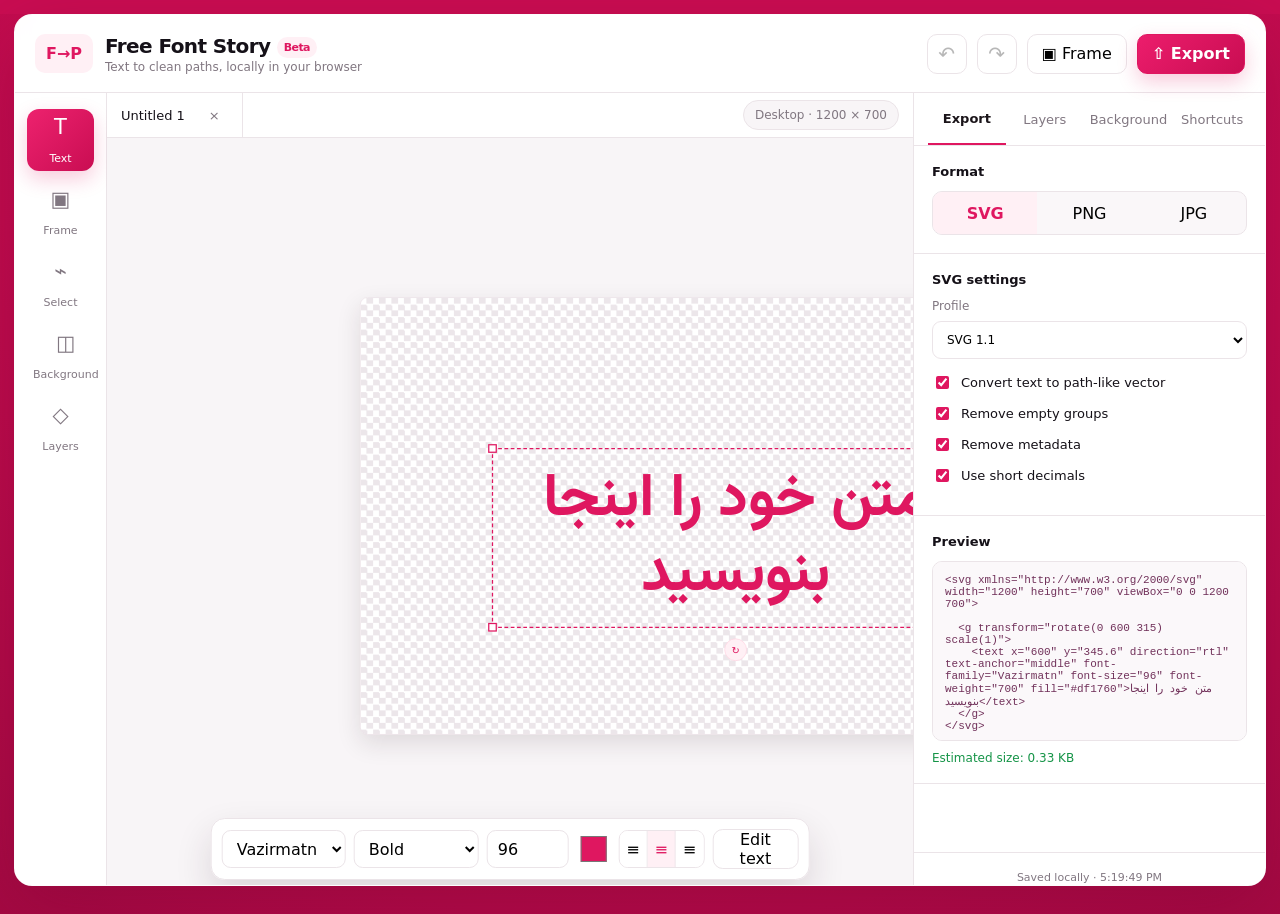
<file: index.html>
<!doctype html>
<html lang="en" dir="ltr">
  <head>
    <meta charset="UTF-8" />
    <meta name="viewport" content="width=device-width, initial-scale=1.0" />
    <meta name="theme-color" content="#df1760" />
    <meta name="description" content="Create Persian and English typographic artwork and export it as SVG, PNG, or JPEG." />
    <title>Free Font Story</title>
    <link rel="preconnect" href="https://fonts.googleapis.com" />
    <link rel="preconnect" href="https://fonts.gstatic.com" crossorigin />
    <link href="https://fonts.googleapis.com/css2?family=Vazirmatn:wght@300;400;500;600;700;800;900&display=swap" rel="stylesheet" />
    <link rel="stylesheet" href="./styles.css" />
  </head>
  <body>
    <div class="app-shell">
      <header class="topbar">
        <div class="brand-wrap">
          <div class="brand-mark">F→P</div>
          <div>
            <div class="brand-title">Free Font Story <span class="beta">Beta</span></div>
            <div class="brand-subtitle">Text to clean paths, locally in your browser</div>
          </div>
        </div>

        <div class="top-actions">
          <button class="icon-button" id="undoButton" title="Undo">↶</button>
          <button class="icon-button" id="redoButton" title="Redo">↷</button>
          <button class="secondary-button" id="frameButton">▣ Frame</button>
          <button class="primary-button" id="exportButton">⇧ Export</button>
        </div>
      </header>

      <main class="workspace">
        <aside class="left-rail" aria-label="Tools">
          <button class="rail-button active" data-tool="text"><span>T</span><small>Text</small></button>
          <button class="rail-button" data-tool="frame"><span>▣</span><small>Frame</small></button>
          <button class="rail-button" data-tool="select"><span>⌁</span><small>Select</small></button>
          <button class="rail-button" data-tool="background"><span>◫</span><small>Background</small></button>
          <button class="rail-button" data-tool="layers"><span>◇</span><small>Layers</small></button>
        </aside>

        <section class="stage-column">
          <div class="document-strip">
            <div class="document-tab">Untitled 1 <button id="resetButton" title="New document">×</button></div>
            <div class="frame-pill" id="framePill">Desktop · 1200 × 700</div>
          </div>

          <div class="canvas-viewport" id="canvasViewport">
            <div class="canvas-stage" id="canvasStage">
              <div class="artboard" id="artboard" data-bg="transparent">
                <div class="grid-layer"></div>
                <div class="bg-image-layer" id="bgImageLayer"></div>
                <div class="layers-root" id="layersRoot"></div>
              </div>
            </div>
          </div>

          <div class="floating-toolbar" id="textToolbar">
            <select id="fontFamily" aria-label="Font family">
              <option value="Vazirmatn">Vazirmatn</option>
              <option value="Arial">Arial</option>
              <option value="Georgia">Georgia</option>
              <option value="Tahoma">Tahoma</option>
              <option value="system-ui">System UI</option>
            </select>
            <select id="fontWeight" aria-label="Font weight">
              <option value="400">Regular</option>
              <option value="500">Medium</option>
              <option value="600">Semi Bold</option>
              <option value="700" selected>Bold</option>
              <option value="800">Extra Bold</option>
              <option value="900">Black</option>
            </select>
            <input id="fontSize" type="number" min="12" max="300" value="96" aria-label="Font size" />
            <input id="textColor" type="color" value="#df1760" aria-label="Text color" />
            <div class="segmented" aria-label="Text alignment">
              <button data-align="left">≡</button>
              <button data-align="center" class="active">≡</button>
              <button data-align="right">≡</button>
            </div>
            <button class="toolbar-button" id="editTextButton">Edit text</button>
          </div>

          <div class="statusbar">
            <div class="zoom-controls">
              <button id="zoomOut">−</button>
              <span id="zoomLabel">100%</span>
              <button id="zoomIn">＋</button>
              <button id="fitButton">⛶</button>
            </div>
            <div class="object-status" id="objectStatus">1 layer · Selected "Text 1" · X 210 · Y 240 · Rotation 0° · Scale 1.00</div>
          </div>
        </section>

        <aside class="inspector" id="inspector">
          <div class="inspector-tabs" id="inspectorTabs">
            <button class="active" data-tab="export">Export</button>
            <button data-tab="layers">Layers</button>
            <button data-tab="background">Background</button>
            <button data-tab="shortcuts">Shortcuts</button>
          </div>

          <div class="tab-panel" data-tab-panel="export">
            <section class="panel-section">
              <h3>Format</h3>
              <div class="format-switch" id="formatSwitch">
                <button class="active" data-format="svg">SVG</button>
                <button data-format="png">PNG</button>
                <button data-format="jpeg">JPG</button>
              </div>
            </section>

            <section class="panel-section" id="svgSettings">
              <h3>SVG settings</h3>
              <label class="field-label">Profile
                <select id="svgProfile">
                  <option>SVG 1.1</option>
                </select>
              </label>
              <label class="check-row"><input type="checkbox" checked /> Convert text to path-like vector</label>
              <label class="check-row"><input type="checkbox" checked /> Remove empty groups</label>
              <label class="check-row"><input type="checkbox" checked /> Remove metadata</label>
              <label class="check-row"><input type="checkbox" checked /> Use short decimals</label>
            </section>

            <section class="panel-section preview-section">
              <h3>Preview</h3>
              <pre id="exportPreview"></pre>
              <div class="optimized" id="optimizedSize">Ready to export</div>
            </section>
          </div>

          <div class="tab-panel" data-tab-panel="layers" hidden>
            <section class="panel-section layers-panel">
              <div class="layers-panel-header">
                <h3>Layers</h3>
                <button class="secondary-button" id="addLayerButton">+ Add text</button>
              </div>
              <div class="layers-list" id="layersList"></div>
            </section>
          </div>

          <div class="tab-panel" data-tab-panel="background" hidden>
            <section class="panel-section">
              <h3>Background</h3>
              <div class="segmented bg-type-switch" id="bgTypeSwitch" aria-label="Background type">
                <button data-bg="transparent" class="active">Transparent</button>
                <button data-bg="color">Color</button>
                <button data-bg="image">Image</button>
              </div>
              <input id="backgroundColor" type="color" value="#ffffff" disabled />

              <div class="bg-image-controls" id="bgImageControls" hidden>
                <label class="upload-row" for="bgImageInput">
                  ⇧ Upload image
                  <input id="bgImageInput" type="file" accept="image/*" hidden />
                </label>
                <div class="bg-image-preview" id="bgImagePreview" hidden>
                  <img id="bgImagePreviewImg" alt="Background preview" />
                  <button class="icon-button" id="removeBgImageButton" title="Remove image">×</button>
                </div>
                <label class="field-label">Fit
                  <select id="bgFit">
                    <option value="cover">Cover</option>
                    <option value="contain">Contain</option>
                    <option value="stretch">Stretch</option>
                  </select>
                </label>
              </div>
            </section>
          </div>

          <div class="tab-panel" data-tab-panel="shortcuts" hidden>
            <section class="panel-section">
              <h3>Shortcuts</h3>
              <ul class="shortcuts-list">
                <li><span>Undo</span><kbd>Ctrl/Cmd + Z</kbd></li>
                <li><span>Redo</span><kbd>Ctrl/Cmd + Shift + Z</kbd></li>
                <li><span>Edit selected text</span><kbd>Enter / Double-click</kbd></li>
                <li><span>Delete selected layer</span><kbd>Delete</kbd></li>
                <li><span>Fit to screen</span><kbd>⛶ button</kbd></li>
              </ul>
            </section>
          </div>

          <div class="inspector-footer">
            <div class="save-status" id="saveStatus">Not saved yet</div>
            <button class="primary-button wide" id="downloadButton">Download SVG</button>
          </div>
        </aside>
      </main>
    </div>

    <dialog id="textDialog">
      <form method="dialog" class="dialog-card">
        <div class="dialog-header">
          <div>
            <h2>Edit text</h2>
            <p>Persian, English, and mixed-direction content are supported.</p>
          </div>
          <button class="icon-button" value="cancel">×</button>
        </div>
        <textarea id="textInput" rows="5" dir="auto">متن خود را اینجا بنویسید</textarea>
        <div class="dialog-actions">
          <button class="secondary-button" value="cancel">Cancel</button>
          <button class="primary-button" id="applyTextButton" value="default">Apply</button>
        </div>
      </form>
    </dialog>

    <dialog id="frameDialog">
      <form method="dialog" class="dialog-card compact">
        <div class="dialog-header">
          <div>
            <h2>Choose frame</h2>
            <p>The editor opens immediately with a sensible default.</p>
          </div>
          <button class="icon-button" value="cancel">×</button>
        </div>
        <div class="frame-grid" id="frameGrid"></div>
      </form>
    </dialog>

    <script type="module" src="./app.js"></script>
  </body>
</html>
</file>
<file: styles.css>
:root {
  font-family: Inter, ui-sans-serif, system-ui, -apple-system, BlinkMacSystemFont, "Segoe UI", sans-serif;
  color: #151118;
  background: #c90d52;
  font-synthesis: none;
  --accent: #df1760;
  --accent-strong: #c90d52;
  --accent-soft: #fff0f5;
  --border: #ebe4e8;
  --muted: #817781;
  --panel: rgba(255, 255, 255, 0.96);
  --shadow: 0 22px 70px rgba(94, 0, 38, 0.25);
}

* { box-sizing: border-box; }
button, input, select, textarea { font: inherit; }
button { cursor: pointer; }
body { margin: 0; min-width: 320px; min-height: 100vh; background: radial-gradient(circle at top, #e62470 0, #ca0c52 46%, #a50943 100%); }

.app-shell {
  width: min(1560px, calc(100vw - 28px));
  height: calc(100vh - 28px);
  margin: 14px auto;
  overflow: hidden;
  border-radius: 18px;
  background: #fbfafb;
  box-shadow: var(--shadow);
  border: 1px solid rgba(255,255,255,.68);
}

.topbar {
  height: 78px;
  display: flex;
  align-items: center;
  justify-content: space-between;
  padding: 0 20px;
  border-bottom: 1px solid var(--border);
  background: rgba(255,255,255,.9);
  backdrop-filter: blur(14px);
}
.brand-wrap { display: flex; align-items: center; gap: 12px; }
.brand-mark { font-weight: 900; color: var(--accent); background: var(--accent-soft); border-radius: 10px; padding: 10px 11px; }
.brand-title { font-size: 20px; font-weight: 800; letter-spacing: -.03em; }
.brand-subtitle { font-size: 12px; color: var(--muted); margin-top: 2px; }
.beta { font-size: 11px; font-weight: 700; color: var(--accent); background: var(--accent-soft); border-radius: 99px; padding: 4px 7px; vertical-align: middle; }
.top-actions { display: flex; gap: 10px; align-items: center; }
.icon-button, .secondary-button, .primary-button, .toolbar-button { border: 1px solid var(--border); background: white; border-radius: 10px; height: 40px; padding: 0 14px; }
.icon-button { width: 40px; padding: 0; font-size: 20px; }
.primary-button { color: white; border-color: var(--accent); background: linear-gradient(135deg, #ec1d6c, #c90d52); font-weight: 750; box-shadow: 0 8px 20px rgba(223,23,96,.22); }
.primary-button:hover { transform: translateY(-1px); }
.secondary-button:hover, .icon-button:hover, .toolbar-button:hover { background: #faf7f9; }
.wide { width: 100%; }

.workspace { height: calc(100% - 78px); display: grid; grid-template-columns: 92px minmax(0, 1fr) 352px; }
.left-rail { border-right: 1px solid var(--border); background: white; padding: 16px 12px; display: flex; flex-direction: column; gap: 10px; }
.rail-button { border: 0; background: transparent; color: var(--muted); min-height: 62px; border-radius: 12px; display: grid; place-items: center; gap: 3px; }
.rail-button span { font-size: 21px; }
.rail-button small { font-size: 11px; }
.rail-button.active { color: white; background: linear-gradient(135deg, #ed226e, #c90d52); box-shadow: 0 8px 20px rgba(223,23,96,.22); }

.stage-column { position: relative; min-width: 0; display: grid; grid-template-rows: 45px minmax(0,1fr) 58px; background: #f8f5f7; }
.document-strip { display: flex; align-items: center; justify-content: space-between; border-bottom: 1px solid var(--border); background: white; padding: 0 14px; }
.document-tab { height: 100%; display: flex; align-items: center; gap: 18px; font-size: 13px; border-right: 1px solid var(--border); padding-right: 16px; }
.document-tab button { border: 0; background: transparent; color: var(--muted); }
.frame-pill { font-size: 12px; color: var(--muted); background: #f8f5f7; border: 1px solid var(--border); border-radius: 999px; padding: 7px 11px; }

.canvas-viewport { overflow: auto; padding: 28px; display: grid; place-items: center; }
.canvas-stage { transform-origin: center; transition: transform .15s ease; }
.artboard { width: 1200px; height: 700px; position: relative; overflow: hidden; background: white; border-radius: 12px; box-shadow: 0 14px 40px rgba(44,26,37,.12); border: 1px solid #eadfe5; }
.artboard[data-bg="transparent"] { background-image: repeating-conic-gradient(#ece6ea 0% 25%, #ffffff 0% 50%); background-size: 20px 20px; }
.grid-layer { position: absolute; inset: 0; opacity: .35; background-image: radial-gradient(#c9bdc4 1px, transparent 1px); background-size: 18px 18px; pointer-events: none; }
.bg-image-layer { position: absolute; inset: 0; background-position: center; background-repeat: no-repeat; pointer-events: none; }
.layers-root { position: absolute; inset: 0; }
.text-object { position: absolute; left: 210px; top: 240px; width: 780px; min-height: 150px; display: grid; place-items: center; transform-origin: center; touch-action: none; user-select: none; }
.text-object:not(.selected) .selection-box { border-style: solid; border-color: transparent; }
.text-object:not(.selected) .handle, .text-object:not(.selected) .rotate-handle { display: none; }
.text-render { width: 100%; padding: 24px; color: var(--accent); font-family: Vazirmatn, sans-serif; font-weight: 700; font-size: 96px; line-height: 1.25; text-align: center; white-space: pre-wrap; overflow-wrap: anywhere; }
.selection-box { position: absolute; inset: 0; border: 2px dashed var(--accent); pointer-events: none; }
.handle { width: 14px; height: 14px; border: 2px solid var(--accent); background: white; position: absolute; pointer-events: auto; }
.handle.nw { left: -8px; top: -8px; } .handle.ne { right: -8px; top: -8px; } .handle.sw { left: -8px; bottom: -8px; } .handle.se { right: -8px; bottom: -8px; }
.rotate-handle { width: 36px; height: 36px; border-radius: 50%; position: absolute; left: 50%; bottom: -55px; transform: translateX(-50%); display: grid; place-items: center; color: var(--accent); background: var(--accent-soft); border: 1px solid #ffd0df; pointer-events: auto; }

.floating-toolbar { position: absolute; z-index: 5; left: 50%; bottom: 72px; transform: translateX(-50%); display: flex; align-items: center; gap: 8px; background: rgba(255,255,255,.97); border: 1px solid var(--border); box-shadow: 0 16px 36px rgba(51,25,41,.14); padding: 10px; border-radius: 14px; }
.floating-toolbar select, .floating-toolbar input[type="number"] { height: 38px; border: 1px solid var(--border); border-radius: 9px; background: white; padding: 0 10px; }
.floating-toolbar input[type="number"] { width: 82px; }
.floating-toolbar input[type="color"] { width: 40px; height: 38px; border: 0; padding: 2px; background: transparent; }
.segmented { display: flex; border: 1px solid var(--border); border-radius: 9px; overflow: hidden; }
.segmented button { width: 34px; height: 36px; border: 0; border-right: 1px solid var(--border); background: white; }
.segmented button:last-child { border-right: 0; }
.segmented button.active { color: var(--accent); background: var(--accent-soft); }

.statusbar { display: flex; align-items: center; justify-content: space-between; padding: 0 16px; background: white; border-top: 1px solid var(--border); }
.zoom-controls { display: flex; align-items: center; border: 1px solid var(--border); border-radius: 10px; overflow: hidden; }
.zoom-controls button, .zoom-controls span { border: 0; background: white; height: 34px; min-width: 42px; display: grid; place-items: center; }
.object-status { font-size: 12px; color: var(--muted); }

.inspector { border-left: 1px solid var(--border); background: white; overflow: auto; display: flex; flex-direction: column; }
.inspector-tabs { display: grid; grid-template-columns: repeat(4,1fr); border-bottom: 1px solid var(--border); padding: 0 14px; }
.inspector-tabs button { height: 52px; border: 0; background: transparent; color: var(--muted); font-size: 13px; }
.inspector-tabs button.active { color: #1b151a; border-bottom: 2px solid var(--accent); font-weight: 750; }
.panel-section { padding: 18px; border-bottom: 1px solid var(--border); }
.panel-section h3 { font-size: 13px; margin: 0 0 12px; }
.format-switch { display: grid; grid-template-columns: repeat(3,1fr); background: #faf7f9; border: 1px solid var(--border); border-radius: 10px; overflow: hidden; }
.format-switch button { height: 42px; border: 0; background: transparent; }
.format-switch button.active { color: var(--accent); background: var(--accent-soft); font-weight: 750; }
.field-label { display: grid; gap: 8px; font-size: 12px; color: var(--muted); margin-bottom: 14px; }
.field-label select { height: 38px; border: 1px solid var(--border); border-radius: 9px; padding: 0 10px; background: white; }
.check-row, .radio-row { display: flex; align-items: center; gap: 9px; margin: 12px 0; font-size: 13px; }
input[type="checkbox"], input[type="radio"] { accent-color: var(--accent); }
#backgroundColor { width: 100%; height: 36px; border: 1px solid var(--border); border-radius: 9px; margin-bottom: 16px; }
#backgroundColor:disabled { opacity: .4; }
.bg-type-switch { margin-bottom: 16px; }
.bg-type-switch button { width: auto; flex: 1; height: 42px; font-size: 12px; }
.upload-row { display: flex; align-items: center; justify-content: center; gap: 8px; height: 42px; border: 1px dashed var(--border); border-radius: 10px; color: var(--accent); font-size: 13px; font-weight: 650; margin-bottom: 12px; }
.upload-row:hover { background: var(--accent-soft); border-color: var(--accent); }
.bg-image-preview { position: relative; margin-bottom: 14px; border-radius: 10px; overflow: hidden; border: 1px solid var(--border); }
.bg-image-preview img { display: block; width: 100%; height: 110px; object-fit: cover; }
.bg-image-preview .icon-button { position: absolute; top: 6px; right: 6px; width: 28px; height: 28px; background: rgba(255,255,255,.9); }
.layers-panel-header { display: flex; align-items: center; justify-content: space-between; margin-bottom: 12px; }
.layers-panel-header h3 { margin: 0; }
.layers-list { display: flex; flex-direction: column; gap: 8px; }
.layer-row { display: flex; align-items: center; gap: 10px; border: 1px solid var(--border); border-radius: 10px; padding: 8px 10px; cursor: pointer; }
.layer-row.active { border-color: var(--accent); background: var(--accent-soft); }
.layer-visibility { border: 0; background: transparent; width: 24px; height: 24px; color: var(--accent); flex: none; }
.layer-info { display: flex; flex-direction: column; min-width: 0; flex: 1; }
.layer-name { font-size: 13px; font-weight: 650; }
.layer-preview { font-size: 11px; color: var(--muted); overflow: hidden; text-overflow: ellipsis; white-space: nowrap; }
.layer-actions { display: flex; gap: 2px; flex: none; }
.layer-actions button { border: 0; background: transparent; width: 26px; height: 26px; border-radius: 6px; font-size: 12px; color: var(--muted); }
.layer-actions button:hover { background: white; color: var(--accent); }
.empty-hint { color: var(--muted); font-size: 13px; margin: 0; }
.shortcuts-list { list-style: none; margin: 0; padding: 0; display: flex; flex-direction: column; gap: 10px; }
.shortcuts-list li { display: flex; align-items: center; justify-content: space-between; font-size: 13px; }
.shortcuts-list kbd { font-family: inherit; font-size: 11px; color: var(--muted); background: #faf7f9; border: 1px solid var(--border); border-radius: 6px; padding: 3px 7px; }
.preview-section pre { margin: 0; max-height: 180px; overflow: auto; background: #fbf8fa; border: 1px solid var(--border); border-radius: 10px; padding: 12px; color: #71315a; font-size: 11px; white-space: pre-wrap; }
.optimized { color: #159447; font-size: 12px; margin-top: 10px; }
.inspector-footer { margin-top: auto; padding: 18px; position: sticky; bottom: 0; background: white; border-top: 1px solid var(--border); }
.save-status { font-size: 11px; color: var(--muted); margin-bottom: 10px; text-align: center; }

dialog { border: 0; border-radius: 18px; padding: 0; width: min(560px, calc(100vw - 32px)); box-shadow: 0 30px 90px rgba(46,15,33,.3); }
dialog::backdrop { background: rgba(29,14,23,.42); backdrop-filter: blur(4px); }
.dialog-card { padding: 20px; }
.dialog-card.compact { width: 100%; }
.dialog-header { display: flex; justify-content: space-between; gap: 20px; align-items: flex-start; }
.dialog-header h2 { margin: 0; }
.dialog-header p { margin: 6px 0 0; color: var(--muted); font-size: 13px; }
#textInput { width: 100%; margin: 18px 0; border: 1px solid var(--border); border-radius: 12px; padding: 14px; resize: vertical; font-family: Vazirmatn, sans-serif; font-size: 26px; }
.dialog-actions { display: flex; justify-content: flex-end; gap: 10px; }
.frame-grid { display: grid; grid-template-columns: repeat(2,1fr); gap: 10px; margin-top: 18px; }
.frame-option { text-align: left; border: 1px solid var(--border); border-radius: 12px; padding: 14px; background: white; }
.frame-option:hover { border-color: var(--accent); background: var(--accent-soft); }
.frame-option strong { display: block; margin-bottom: 5px; }
.frame-option span { color: var(--muted); font-size: 12px; }

@media (max-width: 1100px) {
  .workspace { grid-template-columns: 74px minmax(0,1fr); }
  .inspector { position: fixed; z-index: 20; right: 16px; top: 94px; bottom: 16px; width: min(352px, calc(100vw - 32px)); border: 1px solid var(--border); border-radius: 16px; box-shadow: var(--shadow); transform: translateX(calc(100% + 32px)); transition: transform .2s ease; }
  .inspector.open { transform: translateX(0); }
  .brand-subtitle { display: none; }
}

@media (max-width: 720px) {
  .app-shell { width: 100%; height: 100vh; margin: 0; border-radius: 0; }
  .topbar { height: 64px; padding: 0 12px; }
  .brand-mark { display: none; }
  .brand-title { font-size: 17px; }
  .workspace { height: calc(100% - 64px); grid-template-columns: 1fr; grid-template-rows: minmax(0,1fr) 66px; }
  .left-rail { order: 2; border-right: 0; border-top: 1px solid var(--border); flex-direction: row; padding: 6px; justify-content: space-around; }
  .rail-button { min-height: 52px; min-width: 58px; }
  .stage-column { order: 1; grid-row: 1; grid-template-rows: 42px minmax(0,1fr) 48px; }
  .document-strip { padding: 0 8px; }
  .frame-pill { max-width: 180px; overflow: hidden; text-overflow: ellipsis; white-space: nowrap; }
  .canvas-viewport { padding: 16px; }
  .floating-toolbar { left: 10px; right: 10px; bottom: 56px; transform: none; overflow-x: auto; justify-content: flex-start; }
  .floating-toolbar select { min-width: 130px; }
  .object-status { display: none; }
  .top-actions .icon-button, .top-actions .secondary-button { display: none; }
  .frame-grid { grid-template-columns: 1fr; }
}
</file>
